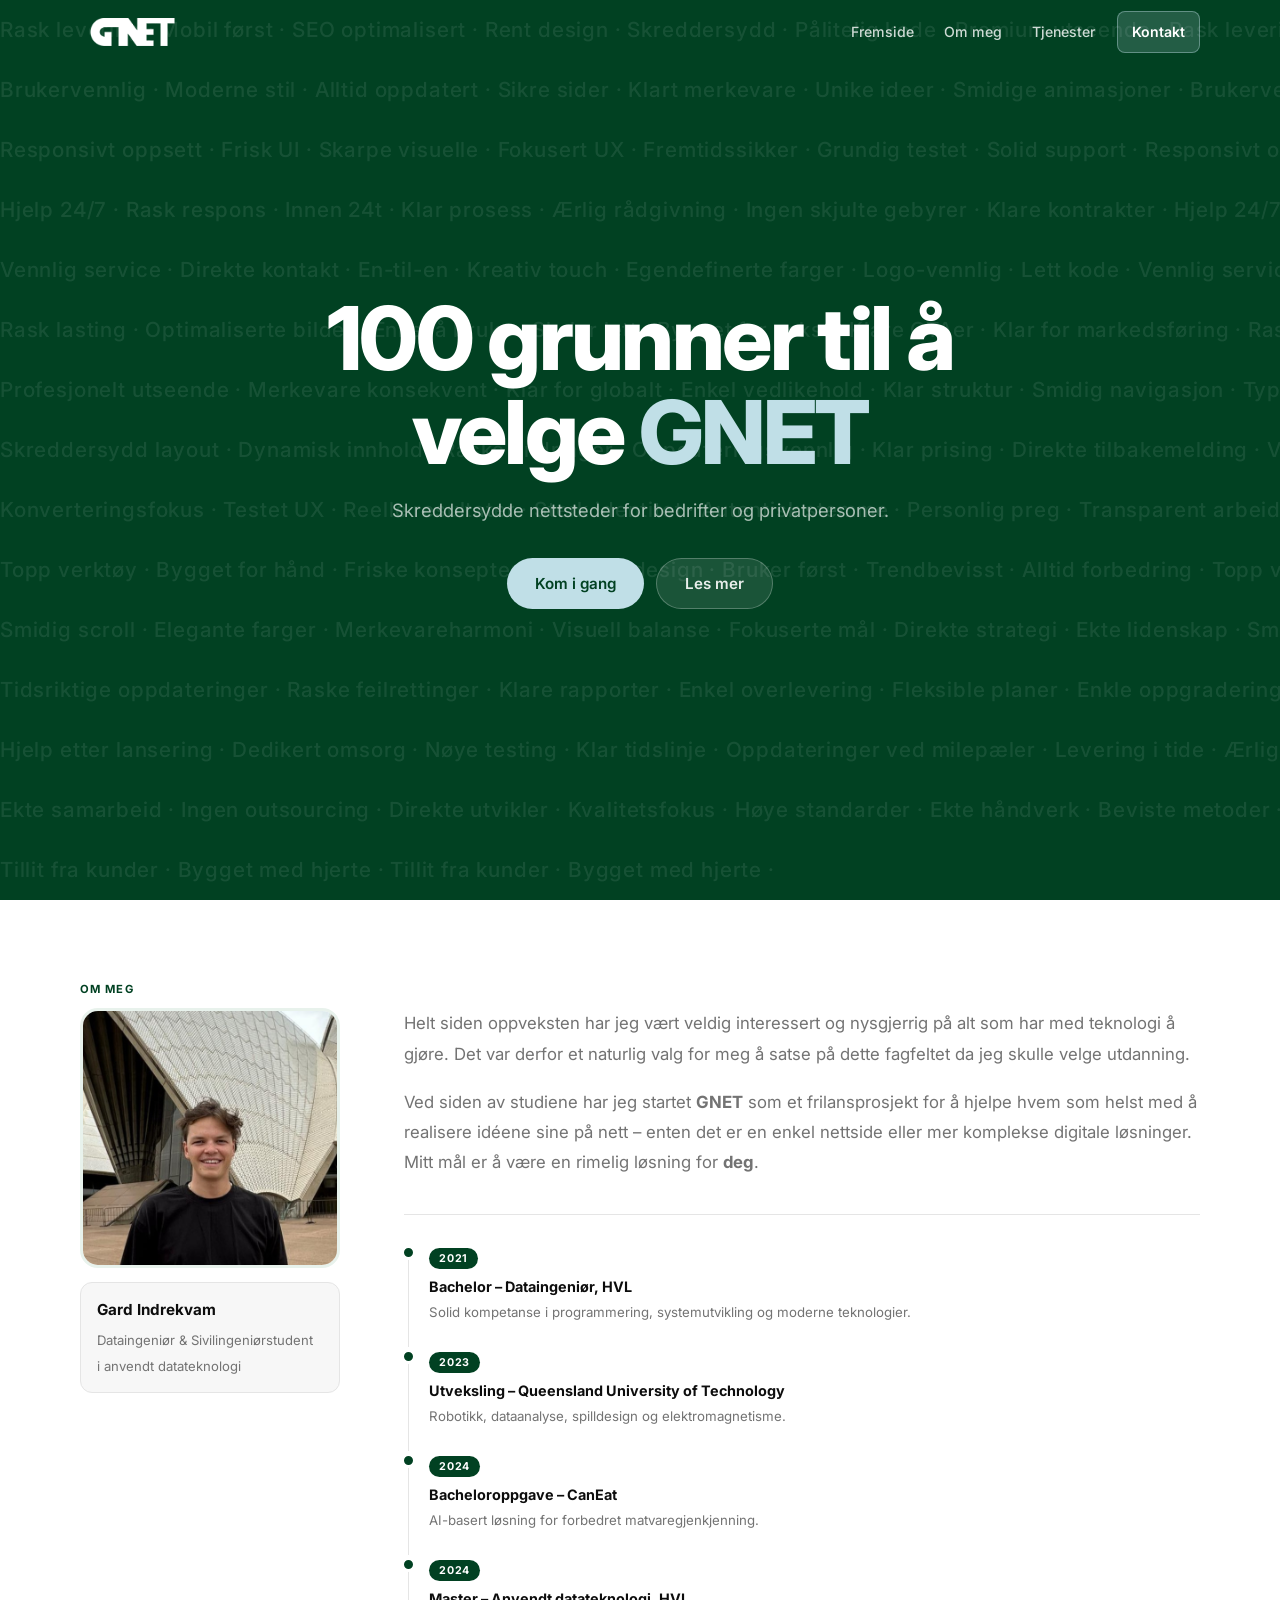
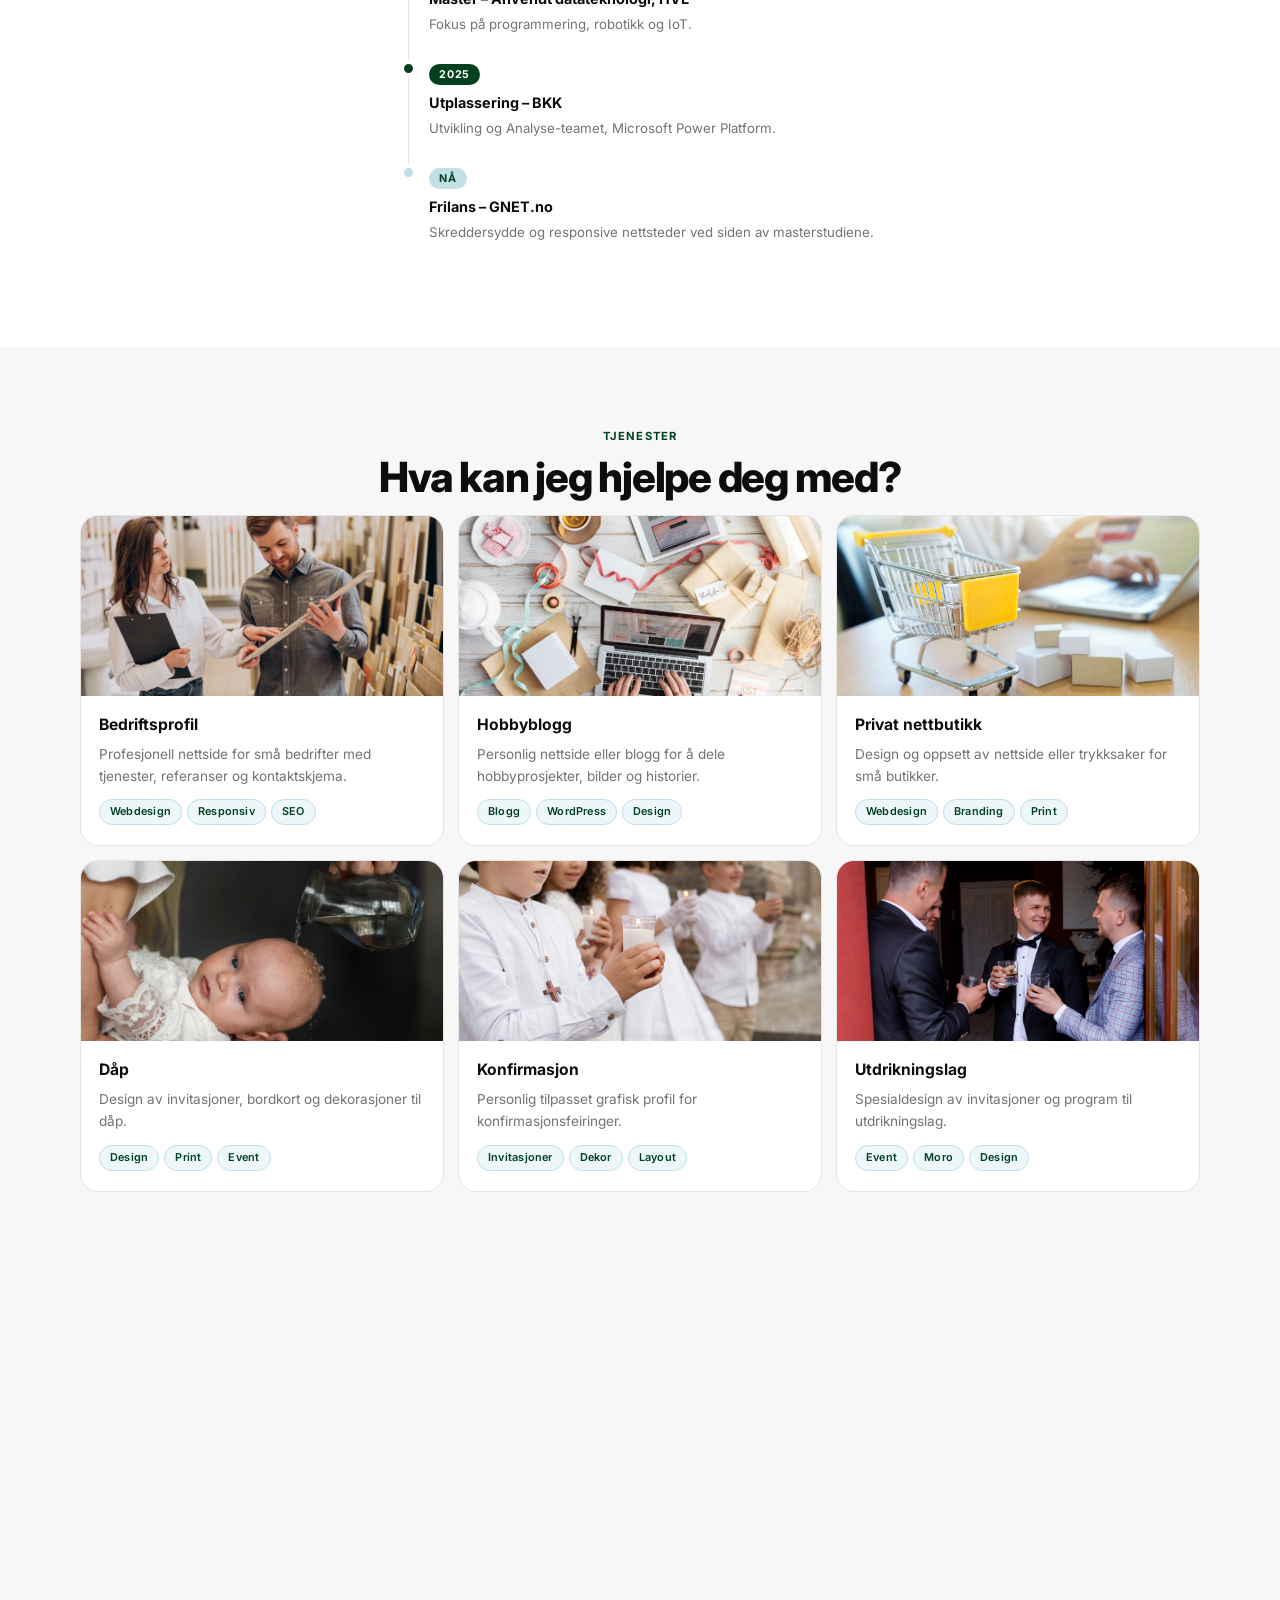
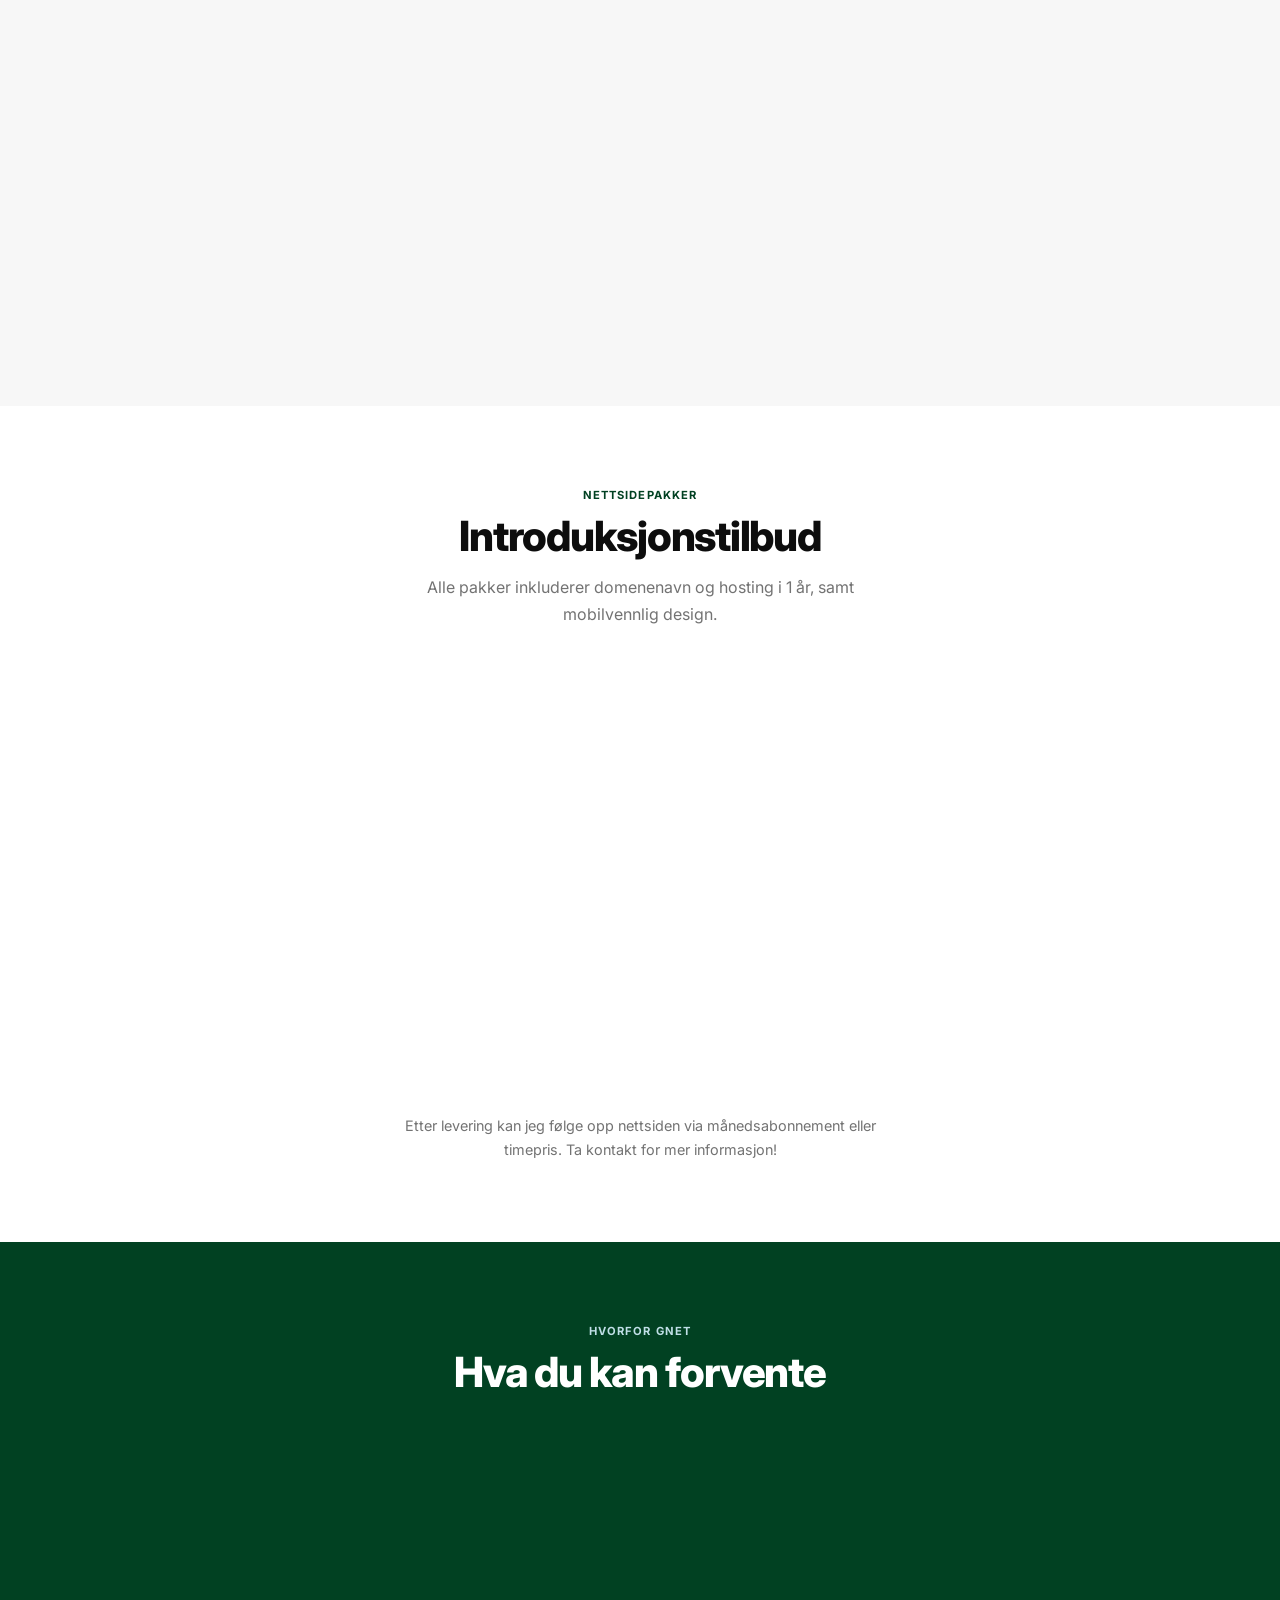
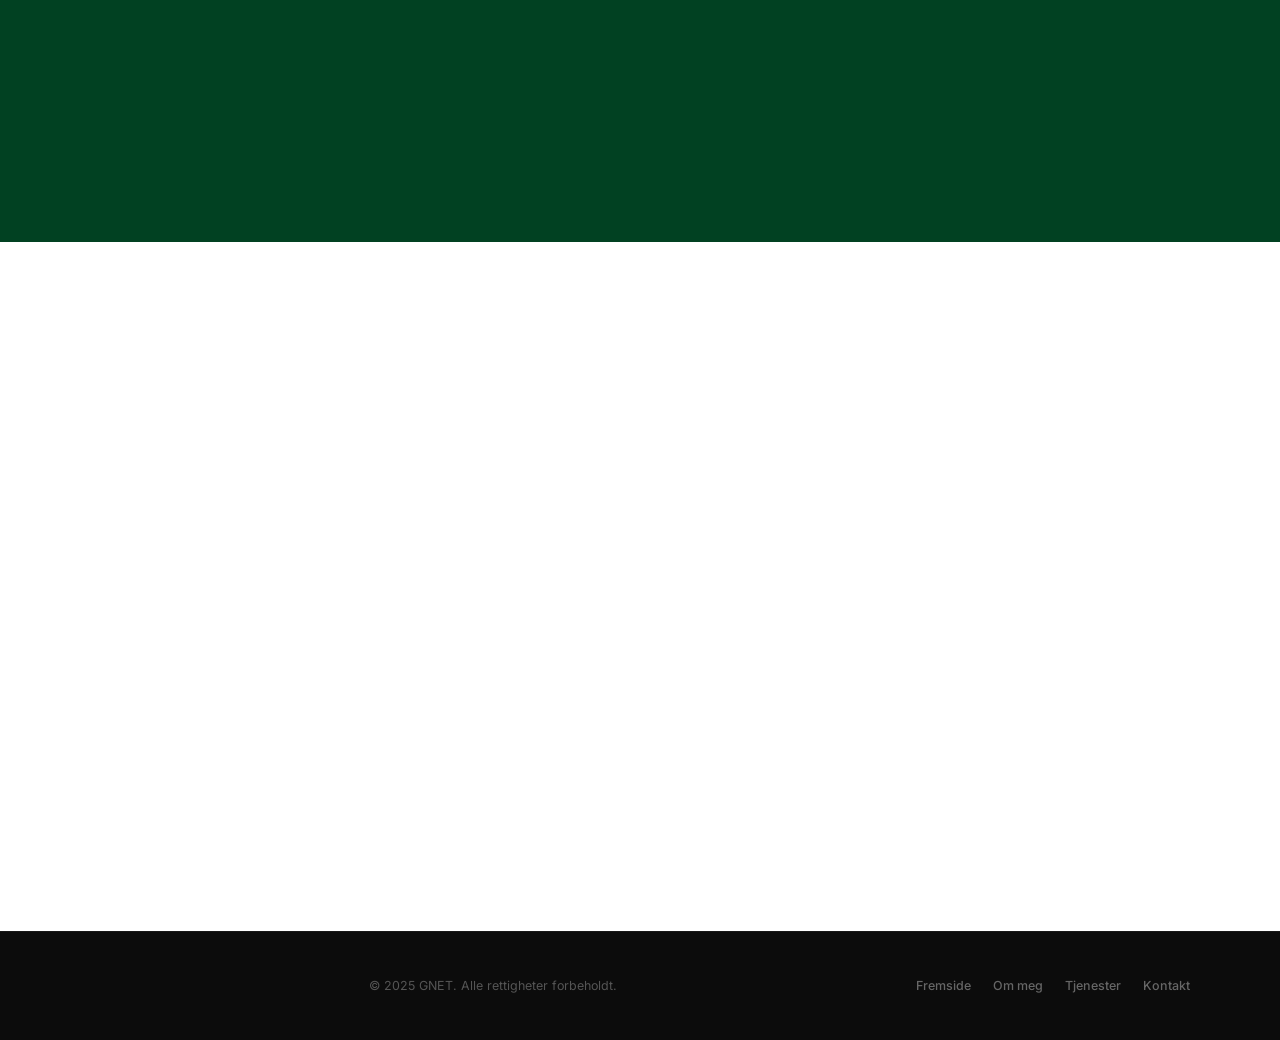
<file: index.html>
<!DOCTYPE html>
<html lang="no">
<head>
  <meta charset="UTF-8">
  <meta name="viewport" content="width=device-width, initial-scale=1.0">
  <title>GNET – Skreddersydde nettsteder</title>
  <meta name="description" content="Skreddersydde nettsteder for bedrifter og privatpersoner. Rask levering, moderne design og fornøydgaranti.">
  <link rel="icon" href="images/tab_icon.png" type="image/x-icon">
  <link rel="preconnect" href="https://fonts.googleapis.com">
  <link rel="preconnect" href="https://fonts.gstatic.com" crossorigin>
  <link href="https://fonts.googleapis.com/css2?family=Inter:wght@300;400;500;600;700;800&display=swap" rel="stylesheet">
  <link rel="stylesheet" href="https://cdnjs.cloudflare.com/ajax/libs/font-awesome/6.5.0/css/all.min.css">
  <link rel="stylesheet" href="style.css">
</head>
<body>

  <!-- NAV -->
  <header class="nav" id="nav">
    <div class="nav-inner">
      <a href="#topp" class="nav-logo">
        <img src="images/nav_logo_1.png" alt="GNET" height="28">
      </a>
      <ul class="nav-links" id="navLinks">
        <li><a href="#topp">Fremside</a></li>
        <li><a href="#om">Om meg</a></li>
        <li><a href="#tjenester">Tjenester</a></li>
        <li><a href="#kontakt" class="nav-cta">Kontakt</a></li>
      </ul>
      <button class="hamburger" id="hamburger" aria-label="Meny">
        <span></span><span></span><span></span>
      </button>
    </div>
  </header>

  <!-- HERO -->
  <section id="topp" class="hero">
    <div class="ticker-bg" id="tickerBg"></div>
    <div class="hero-body">
      <h1>100 grunner til å<br>velge <span class="accent">GNET</span></h1>
      <p>Skreddersydde nettsteder for bedrifter og privatpersoner.</p>
      <div class="hero-ctas">
        <a href="#kontakt" class="btn btn-light">Kom i gang</a>
        <a href="#om" class="btn btn-outline">Les mer</a>
      </div>
    </div>
  </section>

  <!-- OM MEG -->
  <section id="om" class="section">
    <div class="wrap">
      <p class="label">Om meg</p>
      <div class="about-layout">
        <div class="about-left">
          <img src="images/bilde2.jpg" alt="Gard Indrekvam" class="about-photo" loading="lazy">
          <div class="about-card">
            <strong>Gard Indrekvam</strong>
            <span>Dataingeniør &amp; Sivilingeniørstudent<br>i anvendt datateknologi</span>
          </div>
        </div>
        <div class="about-right">
          <p>Helt siden oppveksten har jeg vært veldig interessert og nysgjerrig på alt som har med teknologi å gjøre. Det var derfor et naturlig valg for meg å satse på dette fagfeltet da jeg skulle velge utdanning.</p>
          <p>Ved siden av studiene har jeg startet <strong>GNET</strong> som et frilansprosjekt for å hjelpe hvem som helst med å realisere idéene sine på nett – enten det er en enkel nettside eller mer komplekse digitale løsninger. Mitt mål er å være en rimelig løsning for <strong>deg</strong>.</p>

          <div class="tl">
            <div class="tl-item">
              <div class="tl-line"></div>
              <div class="tl-dot"></div>
              <div class="tl-content">
                <span class="tl-year">2021</span>
                <strong>Bachelor – Dataingeniør, HVL</strong>
                <p>Solid kompetanse i programmering, systemutvikling og moderne teknologier.</p>
              </div>
            </div>
            <div class="tl-item">
              <div class="tl-line"></div>
              <div class="tl-dot"></div>
              <div class="tl-content">
                <span class="tl-year">2023</span>
                <strong>Utveksling – Queensland University of Technology</strong>
                <p>Robotikk, dataanalyse, spilldesign og elektromagnetisme.</p>
              </div>
            </div>
            <div class="tl-item">
              <div class="tl-line"></div>
              <div class="tl-dot"></div>
              <div class="tl-content">
                <span class="tl-year">2024</span>
                <strong>Bacheloroppgave – CanEat</strong>
                <p>AI-basert løsning for forbedret matvaregjenkjenning.</p>
              </div>
            </div>
            <div class="tl-item">
              <div class="tl-line"></div>
              <div class="tl-dot"></div>
              <div class="tl-content">
                <span class="tl-year">2024</span>
                <strong>Master – Anvendt datateknologi, HVL</strong>
                <p>Fokus på programmering, robotikk og IoT.</p>
              </div>
            </div>
            <div class="tl-item">
              <div class="tl-line"></div>
              <div class="tl-dot"></div>
              <div class="tl-content">
                <span class="tl-year">2025</span>
                <strong>Utplassering – BKK</strong>
                <p>Utvikling og Analyse-teamet, Microsoft Power Platform.</p>
              </div>
            </div>
            <div class="tl-item tl-now">
              <div class="tl-line"></div>
              <div class="tl-dot"></div>
              <div class="tl-content">
                <span class="tl-year">Nå</span>
                <strong>Frilans – GNET.no</strong>
                <p>Skreddersydde og responsive nettsteder ved siden av masterstudiene.</p>
              </div>
            </div>
          </div>
        </div>
      </div>
    </div>
  </section>

  <!-- TJENESTER -->
  <section id="tjenester" class="section alt">
    <div class="wrap">
      <p class="label center">Tjenester</p>
      <h2 class="center">Hva kan jeg hjelpe deg med?</h2>
      <div class="cards">
        <article class="card">
          <div class="card-img"><img src="images/tjenester/bedriftsprofil.jpg" alt="Bedriftsprofil" loading="lazy"></div>
          <div class="card-body">
            <h3>Bedriftsprofil</h3>
            <p>Profesjonell nettside for små bedrifter med tjenester, referanser og kontaktskjema.</p>
            <div class="tags"><span>Webdesign</span><span>Responsiv</span><span>SEO</span></div>
          </div>
        </article>
        <article class="card">
          <div class="card-img"><img src="images/tjenester/hobbyblogg.jpg" alt="Hobbyblogg" loading="lazy"></div>
          <div class="card-body">
            <h3>Hobbyblogg</h3>
            <p>Personlig nettside eller blogg for å dele hobbyprosjekter, bilder og historier.</p>
            <div class="tags"><span>Blogg</span><span>WordPress</span><span>Design</span></div>
          </div>
        </article>
        <article class="card">
          <div class="card-img"><img src="images/tjenester/privatnettbutikk.jpg" alt="Privat nettbutikk" loading="lazy"></div>
          <div class="card-body">
            <h3>Privat nettbutikk</h3>
            <p>Design og oppsett av nettside eller trykksaker for små butikker.</p>
            <div class="tags"><span>Webdesign</span><span>Branding</span><span>Print</span></div>
          </div>
        </article>
        <article class="card">
          <div class="card-img"><img src="images/tjenester/daap.jpg" alt="Dåp" loading="lazy"></div>
          <div class="card-body">
            <h3>Dåp</h3>
            <p>Design av invitasjoner, bordkort og dekorasjoner til dåp.</p>
            <div class="tags"><span>Design</span><span>Print</span><span>Event</span></div>
          </div>
        </article>
        <article class="card">
          <div class="card-img"><img src="images/tjenester/konfirmasjon.jpg" alt="Konfirmasjon" loading="lazy"></div>
          <div class="card-body">
            <h3>Konfirmasjon</h3>
            <p>Personlig tilpasset grafisk profil for konfirmasjonsfeiringer.</p>
            <div class="tags"><span>Invitasjoner</span><span>Dekor</span><span>Layout</span></div>
          </div>
        </article>
        <article class="card">
          <div class="card-img"><img src="images/tjenester/utdrikningslag.jpg" alt="Utdrikningslag" loading="lazy"></div>
          <div class="card-body">
            <h3>Utdrikningslag</h3>
            <p>Spesialdesign av invitasjoner og program til utdrikningslag.</p>
            <div class="tags"><span>Event</span><span>Moro</span><span>Design</span></div>
          </div>
        </article>
        <article class="card">
          <div class="card-img"><img src="images/tjenester/bryllup.jpg" alt="Bryllup" loading="lazy"></div>
          <div class="card-body">
            <h3>Bryllup</h3>
            <p>Elegant design av invitasjoner, menyer og bryllupsprogram.</p>
            <div class="tags"><span>Grafisk design</span><span>Håndverk</span><span>Event</span></div>
          </div>
        </article>
        <article class="card">
          <div class="card-img"><img src="images/tjenester/fest.jpg" alt="Jubileumsfest" loading="lazy"></div>
          <div class="card-body">
            <h3>Jubileumsfest</h3>
            <p>Kreative løsninger til jubileumsfester, fra invitasjoner til plakater.</p>
            <div class="tags"><span>Jubileum</span><span>Dekor</span><span>Layout</span></div>
          </div>
        </article>
        <article class="card">
          <div class="card-img"><img src="images/tjenester/vennefest.jpg" alt="Annet arrangement" loading="lazy"></div>
          <div class="card-body">
            <h3>Annet arrangement</h3>
            <p>Skreddersydd design for alle typer arrangementer – uansett anledning.</p>
            <div class="tags"><span>Fleksibelt</span><span>Design</span><span>Arrangement</span></div>
          </div>
        </article>
        <article class="card card-custom">
          <div class="card-img card-img-custom">
            <img src="images/tjenester/ide.jpg" alt="Din idé" loading="lazy">
            <div class="card-custom-overlay">Finner du ikke det du ser etter?</div>
          </div>
          <div class="card-body">
            <h3>Ingen bekymring!</h3>
            <p>Jeg kan skreddersy alt fra unike nettsider til trykksaker, grafisk design eller spesielle prosjekter du har i tankene. Fortell meg om idéen din – så finner vi en løsning!</p>
            <div class="tags"><span>Skreddersydd</span><span>Design</span><span>Utvikling</span></div>
          </div>
        </article>
      </div>
      <div class="cards-footer">
        <button class="btn btn-submit" id="showMoreCards" style="width:auto;padding:12px 32px;">
          Se mer <i class="fas fa-chevron-down" style="margin-left:6px;"></i>
        </button>
      </div>
    </div>
  </section>

  <!-- PAKKER -->
  <section id="pakker" class="section">
    <div class="wrap">
      <p class="label center">Nettsidepakker</p>
      <h2 class="center">Introduksjonstilbud</h2>
      <p class="section-desc center">Alle pakker inkluderer domenenavn og hosting i 1 år, samt mobilvennlig design.</p>
      <div class="pricing">
        <div class="price-card">
          <div class="card-img"><img src="images/basis.jpg" alt="Startpakke" loading="lazy"></div>
          <div class="card-body">
            <h3>Startpakke</h3>
            <span class="price-pages">1–3 sider</span>
            <p>Enkelt og brukervennlig design med farger og logo tilpasset deg.</p>
            <p class="fits">Passer godt til:</p>
            <div class="tags"><span>Hobbyblogg</span><span>Visittkort-nettside</span><span>Foreninger</span></div>
          </div>
        </div>
        <div class="price-card price-featured">
          <div class="price-badge">Mest populær</div>
          <div class="card-img"><img src="images/standard.jpg" alt="Eventpakke" loading="lazy"></div>
          <div class="card-body">
            <h3>Eventpakke</h3>
            <span class="price-pages">4–6 sider</span>
            <p>Kontakt-/påmeldingsskjema, galleri og enkel animasjon.</p>
            <p class="fits">Passer godt til:</p>
            <div class="tags"><span>Bryllup</span><span>Konfirmasjon</span><span>Jubileum</span><span>Arrangementer</span></div>
          </div>
        </div>
        <div class="price-card">
          <div class="card-img"><img src="images/premium.jpg" alt="All-in-one" loading="lazy"></div>
          <div class="card-body">
            <h3>All-in-one</h3>
            <span class="price-pages">7+ sider</span>
            <p>Flere skjemaer, interaktivt galleri eller kalender, tilpasset design og enkel SEO.</p>
            <p class="fits">Passer godt til:</p>
            <div class="tags"><span>Bedrifter</span><span>Privat nettbutikk</span><span>Portefølje</span></div>
          </div>
        </div>
      </div>
      <p class="pricing-note">Etter levering kan jeg følge opp nettsiden via månedsabonnement eller timepris. Ta kontakt for mer informasjon!</p>
    </div>
  </section>

  <!-- HVORFOR -->
  <section class="section dark">
    <div class="wrap">
      <p class="label center light">Hvorfor GNET</p>
      <h2 class="center light">Hva du kan forvente</h2>
      <div class="why-grid">
        <div class="why-item">
          <div class="why-icon"><i class="fas fa-clock"></i></div>
          <h3>Responstid innen 24t</h3>
          <p>Rask kommunikasjon og hurtig prosjektgjennomføring.</p>
        </div>
        <div class="why-item">
          <div class="why-icon"><i class="fas fa-headset"></i></div>
          <h3>Døgnåpen kundestøtte</h3>
          <p>Alltid tilgjengelig for spørsmål eller problemer.</p>
        </div>
        <div class="why-item">
          <div class="why-icon"><i class="fas fa-thumbs-up"></i></div>
          <h3>Fornøydgaranti</h3>
          <p>Vi samarbeider til du er helt fornøyd med resultatet.</p>
        </div>
        <div class="why-item">
          <div class="why-icon"><i class="fas fa-paint-brush"></i></div>
          <h3>Skreddersydd design</h3>
          <p>Alt lages spesielt for deg og ditt prosjekt.</p>
        </div>
        <div class="why-item">
          <div class="why-icon"><i class="fas fa-lightbulb"></i></div>
          <h3>Tips og veiledning</h3>
          <p>Råd og veiledning for å realisere dine ideer.</p>
        </div>
        <div class="why-item">
          <div class="why-icon"><i class="fas fa-check-circle"></i></div>
          <h3>Profesjonell kvalitet</h3>
          <p>Høy kvalitet i hvert eneste prosjekt.</p>
        </div>
      </div>
    </div>
  </section>

  <!-- KONTAKT -->
  <section id="kontakt" class="section">
    <div class="wrap">
      <div class="contact-layout">
        <div class="contact-info">
          <p class="label">Kontakt</p>
          <h2>La oss samarbeide!</h2>
          <p>Er du klar til å starte ditt neste prosjekt? Send meg en melding, så diskuterer vi hvordan jeg kan hjelpe deg med å realisere visjonen din.</p>
          <ul class="contact-list">
            <li><i class="fas fa-envelope"></i><a href="mailto:kontakt@gnet.no">kontakt@gnet.no</a></li>
            <li><i class="fas fa-phone"></i><span>+47 414 87 150</span></li>
          </ul>
          <div class="contact-socials">
            <a href="https://www.linkedin.com/in/gard-indrekvam/" target="_blank" rel="noopener"><i class="fab fa-linkedin"></i> LinkedIn</a>
            <a href="https://www.instagram.com/gnet.no/" target="_blank" rel="noopener"><i class="fab fa-instagram"></i> Instagram</a>
          </div>
        </div>
        <form id="contactForm" class="contact-form">
          <div class="form-row">
            <div class="field">
              <label for="name">Navn *</label>
              <input type="text" id="name" name="name" required>
            </div>
            <div class="field">
              <label for="email">E-post *</label>
              <input type="email" id="email" name="email" required>
            </div>
          </div>
          <div class="form-row">
            <div class="field">
              <label for="package">Pakke *</label>
              <select id="package" name="package" required>
                <option value="" disabled selected>Velg pakke</option>
                <option>Startpakke</option>
                <option>Eventpakke</option>
                <option>All-in-one</option>
                <option>Usikker / ønsker rådgivning</option>
              </select>
            </div>
            <div class="field">
              <label for="subject">Kategori *</label>
              <select id="subject" name="subject" required>
                <option value="" disabled selected>Velg kategori</option>
                <option>Generell henvendelse</option>
                <option>Bedriftsprofil</option>
                <option>Hobbyblogg</option>
                <option>Privat nettbutikk</option>
                <option>Dåp</option>
                <option>Konfirmasjon</option>
                <option>Utdrikningslag</option>
                <option>Bryllup</option>
                <option>Jubileumsfest</option>
                <option>Annet arrangement</option>
              </select>
            </div>
          </div>
          <div class="field">
            <label for="message">Melding *</label>
            <textarea id="message" name="message" rows="5" required></textarea>
          </div>
          <div class="form-row">
            <div class="field">
              <label for="phone">Telefon (valgfritt)</label>
              <input type="tel" id="phone" name="phone">
            </div>
            <div class="field">
              <label for="deliveryDate">Ønsket levering (valgfritt)</label>
              <input type="date" id="deliveryDate" name="deliveryDate">
            </div>
          </div>
          <button type="submit" class="btn btn-submit">Send melding</button>
          <p id="formMessage" style="display:none;color:#014122;font-weight:600;margin-top:12px;">
            ✅ Takk! Jeg tar kontakt innen 24 timer.
          </p>
        </form>
      </div>
    </div>
  </section>

  <!-- FOOTER -->
  <footer class="footer">
    <div class="wrap footer-inner">
      <img src="images/bottom_logo.png" alt="GNET" height="24" loading="lazy">
      <p>© 2025 GNET. Alle rettigheter forbeholdt.</p>
      <nav>
        <a href="#topp">Fremside</a>
        <a href="#om">Om meg</a>
        <a href="#tjenester">Tjenester</a>
        <a href="#kontakt">Kontakt</a>
      </nav>
    </div>
  </footer>

  <script src="script.js"></script>
</body>
</html>
</file>
<file: style.css>
/* ── FONTS ─────────────────────────────────────────────────── */
@import url('https://fonts.googleapis.com/css2?family=Inter:wght@300;400;500;600;700;800&display=swap');

/* ── RESET ─────────────────────────────────────────────────── */
*, *::before, *::after { margin: 0; padding: 0; box-sizing: border-box; }
html { scroll-behavior: smooth; overflow-x: hidden; }
body { overflow-x: hidden; }
img  { display: block; max-width: 100%; height: auto; }
a    { color: inherit; }

/* ── TOKENS ────────────────────────────────────────────────── */
:root {
  --green:       #014122;
  --green-hi:    #025a30;
  --green-pale:  #e8f2ec;
  --blue:        #c0dfe7;
  --blue-pale:   #edf6f9;

  --ink:         #0d0d0d;
  --ink2:        #3d3d3d;
  --ink3:        #737373;
  --border:      #e5e5e5;
  --bg:          #ffffff;
  --bg2:         #f7f7f7;

  --font: 'Inter', -apple-system, BlinkMacSystemFont, sans-serif;
  --ease:      0.2s ease;
  --ease-move: 0.32s cubic-bezier(0.16, 1, 0.3, 1);
  --r:   12px;
  --r-lg: 18px;
}

/* ── BASE ──────────────────────────────────────────────────── */
body {
  font-family: var(--font);
  font-size: 1rem;
  line-height: 1.65;
  color: var(--ink2);
  background: var(--bg);
  -webkit-font-smoothing: antialiased;
  -moz-osx-font-smoothing: grayscale;
}

/* Centered content column */
.wrap {
  width: 100%;
  max-width: 1160px;
  margin: 0 auto;
  padding: 0 20px;
}

/* Sections */
.section       { padding: 80px 0; }
.section.alt   { background: var(--bg2); }
.section.dark  { background: var(--green); padding: 80px 0; }

/* Headings */
h2 {
  font-size: clamp(1.65rem, 4vw, 2.6rem);
  font-weight: 800;
  color: var(--ink);
  letter-spacing: -0.03em;
  line-height: 1.1;
  margin-bottom: 14px;
}
h2.center { text-align: center; }
h2.light  { color: #fff; }

/* Section label (small uppercase tag above heading) */
.label {
  display: block;
  font-size: 0.7rem;
  font-weight: 700;
  letter-spacing: 0.1em;
  text-transform: uppercase;
  color: var(--green);
  margin-bottom: 10px;
}
.label.center { text-align: center; }
.label.light  { color: var(--blue); }

/* Generic description text below a heading */
.section-desc {
  font-size: 1rem;
  color: var(--ink3);
  line-height: 1.7;
  margin-bottom: 48px;
  max-width: 520px;
}
.section-desc.center { text-align: center; margin-left: auto; margin-right: auto; }

/* ── NAV ───────────────────────────────────────────────────── */
.nav {
  position: fixed;
  top: 0; left: 0; right: 0;
  z-index: 200;
  border-bottom: 1px solid transparent;
  transition: background var(--ease), border-color var(--ease);
}
.nav.on-hero  { background: transparent; }
.nav.scrolled {
  background: rgba(255, 255, 255, 0.97);
  border-bottom-color: var(--border);
  backdrop-filter: blur(12px);
  -webkit-backdrop-filter: blur(12px);
}

.nav-inner {
  display: flex;
  align-items: center;
  justify-content: space-between;
  height: 64px;
  max-width: 1160px;
  margin: 0 auto;
  padding: 0 20px;
}

/* Logo: white on dark hero, original when scrolled */
.nav-logo img { display: block; height: 28px; width: auto; }
.nav.on-hero  .nav-logo img { filter: brightness(0) invert(1); }
.nav.scrolled .nav-logo img { filter: none; }

/* Desktop nav links */
.nav-links {
  display: flex;
  list-style: none;
  align-items: center;
  gap: 2px;
}
.nav-links a {
  display: flex;
  align-items: center;
  padding: 8px 14px;
  font-size: 0.88rem;
  font-weight: 500;
  text-decoration: none;
  border-radius: 8px;
  transition: background var(--ease), color var(--ease);
  white-space: nowrap;
}

/* On dark hero */
.nav.on-hero .nav-links a          { color: rgba(255,255,255,0.8); }
.nav.on-hero .nav-links a:hover    { color: #fff; background: rgba(255,255,255,0.1); }

/* After scrolled */
.nav.scrolled .nav-links a         { color: var(--ink2); }
.nav.scrolled .nav-links a:hover   { color: var(--green); background: var(--green-pale); }

/* CTA pill */
.nav-links a.nav-cta {
  background: var(--blue);
  color: var(--green) !important;
  font-weight: 600;
  margin-left: 6px;
}
.nav-links a.nav-cta:hover { background: #a8d3de !important; }

.nav.on-hero .nav-links a.nav-cta {
  background: rgba(192,223,231,0.18) !important;
  color: #fff !important;
  border: 1px solid rgba(192,223,231,0.4);
}
.nav.on-hero .nav-links a.nav-cta:hover { background: rgba(192,223,231,0.32) !important; }

/* Hamburger (hidden on desktop) */
.hamburger {
  display: none;
  flex-direction: column;
  justify-content: center;
  gap: 5px;
  width: 40px;
  height: 40px;
  background: none;
  border: none;
  cursor: pointer;
  padding: 4px;
  border-radius: 8px;
}
.hamburger span {
  display: block;
  width: 22px;
  height: 2px;
  border-radius: 2px;
  background: #fff;
  transition: transform var(--ease), opacity var(--ease);
  transform-origin: center;
}
.nav.scrolled .hamburger span { background: var(--ink2); }

/* X state */
.hamburger.active span:nth-child(1) { transform: translateY(7px) rotate(45deg); }
.hamburger.active span:nth-child(2) { opacity: 0; transform: scaleX(0); }
.hamburger.active span:nth-child(3) { transform: translateY(-7px) rotate(-45deg); }

/* ── HERO ──────────────────────────────────────────────────── */
.hero {
  position: relative;
  min-height: 100svh; /* svh = safe viewport height, respects iOS bars */
  background: var(--green);
  display: flex;
  align-items: center;
  justify-content: center;
  overflow: hidden;
}

/* Scrolling ticker background */
.ticker-bg {
  position: absolute;
  inset: 0;
  display: grid;
  grid-template-rows: repeat(15, 1fr);
  overflow: hidden;
  pointer-events: none;
  opacity: 0.09;
  transform: translateZ(0);
  clip-path: inset(0);
}
.ticker-row {
  display: flex;
  align-items: center;
  white-space: nowrap;
  overflow: hidden;
  color: #fff;
  font-size: 1.3rem;
  font-weight: 500;
  letter-spacing: 0.04em;
}
.ticker-row span {
  display: inline-block;
  animation: tick 55s linear infinite;
  /* no will-change: modern browsers promote CSS keyframe transforms automatically */
}

@keyframes tick {
  from { transform: translateX(0); }
  to   { transform: translateX(-50%); }
}

/* Hero content */
.hero-body {
  position: relative;
  z-index: 1;
  text-align: center;
  padding: 0 20px;
  width: 100%;
  max-width: 820px;
}

.eyebrow {
  display: inline-block;
  background: rgba(192,223,231,0.15);
  border: 1px solid rgba(192,223,231,0.3);
  color: var(--blue);
  font-size: 0.72rem;
  font-weight: 700;
  letter-spacing: 0.1em;
  text-transform: uppercase;
  padding: 6px 16px;
  border-radius: 99px;
  margin-bottom: 24px;
  opacity: 0;
  animation: fadeUp 0.6s 0.1s ease forwards;
}

.hero-body h1 {
  font-size: clamp(2rem, 9vw, 5.5rem);
  font-weight: 800;
  color: #fff;
  line-height: 1.07;
  letter-spacing: -0.03em;
  margin-bottom: 16px;
  opacity: 0;
  animation: fadeUp 0.6s 0.25s ease forwards;
}
.accent { color: var(--blue); }

.hero-body > p {
  font-size: clamp(0.95rem, 2.5vw, 1.15rem);
  color: rgba(255,255,255,0.65);
  margin-bottom: 32px;
  opacity: 0;
  animation: fadeUp 0.6s 0.4s ease forwards;
}

.hero-ctas {
  display: flex;
  gap: 12px;
  justify-content: center;
  flex-wrap: wrap;
  opacity: 0;
  animation: fadeUp 0.6s 0.55s ease forwards;
}

@keyframes fadeUp {
  from { opacity: 0; transform: translateY(16px); }
  to   { opacity: 1; transform: translateY(0); }
}

/* ── BUTTONS ───────────────────────────────────────────────── */
.btn {
  display: inline-flex;
  align-items: center;
  justify-content: center;
  gap: 8px;
  min-height: 48px;
  padding: 12px 28px;
  border-radius: 99px;
  font-family: var(--font);
  font-size: 0.95rem;
  font-weight: 600;
  text-decoration: none;
  border: none;
  cursor: pointer;
  transition: opacity var(--ease), transform var(--ease-move);
  -webkit-tap-highlight-color: transparent;
}
.btn:hover  { opacity: 0.88; transform: translateY(-2px); }
.btn:active { transform: translateY(0); opacity: 1; }

.btn-light   { background: var(--blue); color: var(--green); }
.btn-outline {
  background: rgba(255,255,255,0.1);
  color: rgba(255,255,255,0.9);
  border: 1.5px solid rgba(255,255,255,0.25);
}
.btn-outline:hover { background: rgba(255,255,255,0.18); }

/* Form submit */
.btn-submit {
  width: 100%;
  min-height: 52px;
  padding: 14px 24px;
  border-radius: var(--r);
  background: var(--green);
  color: #fff;
  font-family: var(--font);
  font-size: 1rem;
  font-weight: 600;
  border: none;
  cursor: pointer;
  transition: opacity var(--ease), transform var(--ease-move);
  -webkit-tap-highlight-color: transparent;
}
.btn-submit:hover  { opacity: 0.88; transform: translateY(-1px); }
.btn-submit:active { transform: translateY(0); }

/* ── ABOUT ─────────────────────────────────────────────────── */
.about-layout {
  display: grid;
  grid-template-columns: 260px 1fr;
  gap: 64px;
  align-items: start;
}

.about-left {
  position: sticky;
  top: 84px;
}

.about-photo {
  width: 100%;
  border-radius: var(--r-lg);
  border: 3px solid var(--green-pale);
  display: block;
}

.about-card {
  margin-top: 14px;
  padding: 14px 16px;
  background: var(--bg2);
  border: 1px solid var(--border);
  border-radius: var(--r);
}
.about-card strong {
  display: block;
  font-size: 0.95rem;
  font-weight: 700;
  color: var(--ink);
  margin-bottom: 4px;
}
.about-card span { font-size: 0.82rem; color: var(--ink3); line-height: 1.5; }

.about-right h2     { margin-bottom: 20px; }
.about-right > p    { font-size: 1.05rem; color: var(--ink3); line-height: 1.8; margin-bottom: 18px; }

/* ── TIMELINE ──────────────────────────────────────────────── */
.tl { margin-top: 36px; border-top: 1px solid var(--border); padding-top: 28px; }

.tl-item {
  display: flex;
  gap: 16px;
  padding-bottom: 24px;
  position: relative;
}
.tl-item:not(:last-child) .tl-line {
  position: absolute;
  left: 4px;
  top: 13px;
  bottom: 0;
  width: 1px;
  background: var(--border);
}
.tl-item:last-child .tl-line { display: none; }

.tl-dot {
  flex-shrink: 0;
  width: 9px; height: 9px;
  border-radius: 50%;
  background: var(--green);
  outline: 3px solid var(--bg);
  box-shadow: 0 0 0 2px var(--green);
  margin-top: 5px;
  z-index: 1;
}
.tl-now .tl-dot {
  background: var(--blue);
  box-shadow: 0 0 0 2px var(--blue);
}

.tl-content { flex: 1; min-width: 0; }

.tl-year {
  display: inline-block;
  font-size: 0.67rem;
  font-weight: 700;
  letter-spacing: 0.07em;
  text-transform: uppercase;
  color: #fff;
  background: var(--green);
  padding: 2px 10px;
  border-radius: 99px;
  margin-bottom: 6px;
}
.tl-now .tl-year { background: var(--blue); color: var(--green); }

.tl-content strong { display: block; font-size: 0.9rem; font-weight: 700; color: var(--ink); margin-bottom: 3px; }
.tl-content p      { font-size: 0.83rem; color: var(--ink3); line-height: 1.55; }

/* ── SERVICE CARDS ─────────────────────────────────────────── */
.cards {
  display: grid;
  grid-template-columns: repeat(auto-fill, minmax(280px, 1fr));
  gap: 14px;
}

.card {
  background: var(--bg);
  border: 1.5px solid var(--border);
  border-radius: var(--r-lg);
  overflow: hidden;
  transition: transform var(--ease-move), border-color var(--ease);
  -webkit-tap-highlight-color: transparent;
}
.card:hover { transform: translateY(-4px); border-color: var(--green); }

.card-img {
  height: 180px;
  overflow: hidden;
  background: var(--blue-pale);
  position: relative;
}
.card-img img {
  width: 100%; height: 100%;
  object-fit: cover;
  transition: transform var(--ease-move);
}
.card:hover .card-img img { transform: scale(1.05); }

.card-img-custom .card-custom-overlay {
  position: absolute;
  inset: 0;
  display: flex;
  align-items: center;
  justify-content: center;
  text-align: center;
  padding: 20px;
  font-size: 1rem;
  font-weight: 700;
  color: #fff;
  background: rgba(1,65,34,0.55);
  backdrop-filter: blur(2px);
  -webkit-backdrop-filter: blur(2px);
  line-height: 1.4;
}

.card-body { padding: 16px 18px 20px; }
.card-body h3 { font-size: 0.98rem; font-weight: 700; color: var(--ink); margin-bottom: 6px; }
.card-body p  { font-size: 0.85rem; color: var(--ink3); line-height: 1.6; margin-bottom: 12px; }
.card-custom .card-body h3 { color: var(--green); }

/* ── CARDS FOOTER (mobile "Se mer") ───────────────────────── */
.cards-footer {
  display: none; /* hidden on desktop */
}

/* ── TAGS ──────────────────────────────────────────────────── */
.tags { display: flex; flex-wrap: wrap; gap: 5px; }
.tags span {
  font-size: 0.68rem;
  font-weight: 600;
  letter-spacing: 0.02em;
  color: var(--green);
  background: var(--blue-pale);
  border: 1px solid var(--blue);
  padding: 3px 10px;
  border-radius: 99px;
}

/* ── PRICING ───────────────────────────────────────────────── */
.pricing {
  display: grid;
  grid-template-columns: repeat(3, 1fr);
  gap: 16px;
  margin-bottom: 32px;
}

.price-card {
  background: var(--bg);
  border: 1.5px solid var(--border);
  border-radius: var(--r-lg);
  overflow: hidden;
  position: relative;
  transition: transform var(--ease-move), border-color var(--ease);
  display: flex;
  flex-direction: column;
  -webkit-tap-highlight-color: transparent;
}
.price-card:hover { transform: translateY(-4px); border-color: var(--green); }

.price-featured        { border-color: var(--green); transform: translateY(-6px); }
.price-featured:hover  { transform: translateY(-10px); }

.price-badge {
  position: absolute;
  top: 0; left: 50%;
  transform: translateX(-50%);
  background: var(--green);
  color: #fff;
  font-size: 0.65rem;
  font-weight: 700;
  letter-spacing: 0.08em;
  text-transform: uppercase;
  padding: 4px 16px;
  border-radius: 0 0 var(--r) var(--r);
  white-space: nowrap;
  z-index: 1;
}

.price-card .card-img   { height: 160px; flex-shrink: 0; }
.price-card .card-body  { flex: 1; display: flex; flex-direction: column; }
.price-card .card-body h3 { font-size: 1.1rem; font-weight: 800; color: var(--ink); margin-bottom: 4px; }
.price-card .card-body p  { font-size: 0.85rem; color: var(--ink3); line-height: 1.6; margin-bottom: 10px; }

.price-pages {
  display: block;
  font-size: 0.72rem;
  font-weight: 700;
  letter-spacing: 0.05em;
  text-transform: uppercase;
  color: var(--green);
  margin-bottom: 10px;
}

.fits {
  font-size: 0.68rem !important;
  font-weight: 700 !important;
  letter-spacing: 0.06em !important;
  text-transform: uppercase !important;
  color: var(--ink2) !important;
  margin-bottom: 8px !important;
  margin-top: auto;
  padding-top: 10px;
}

.pricing-note {
  text-align: center;
  font-size: 0.9rem;
  color: var(--ink3);
  max-width: 480px;
  margin: 0 auto;
  line-height: 1.65;
}

/* ── WHY SECTION ───────────────────────────────────────────── */
.why-grid {
  display: grid;
  grid-template-columns: repeat(3, 1fr);
  gap: 14px;
  margin-top: 16px;
}

.why-item {
  background: rgba(255,255,255,0.06);
  border: 1px solid rgba(255,255,255,0.1);
  border-radius: var(--r-lg);
  padding: 24px 20px;
  transition: background var(--ease), transform var(--ease-move);
  -webkit-tap-highlight-color: transparent;
}
.why-item:hover { background: rgba(255,255,255,0.1); transform: translateY(-3px); }

.why-icon {
  width: 44px; height: 44px;
  background: rgba(192,223,231,0.15);
  border: 1px solid rgba(192,223,231,0.25);
  border-radius: 10px;
  display: flex;
  align-items: center;
  justify-content: center;
  margin-bottom: 14px;
  transition: background var(--ease);
}
.why-item:hover .why-icon { background: rgba(192,223,231,0.28); }
.why-icon i { font-size: 1.1rem; color: var(--blue); }

.why-item h3 { font-size: 0.9rem; font-weight: 700; color: #fff; margin-bottom: 6px; letter-spacing: -0.01em; }
.why-item p  { font-size: 0.82rem; color: rgba(255,255,255,0.55); line-height: 1.55; }

/* ── CONTACT ───────────────────────────────────────────────── */
.contact-layout {
  display: grid;
  grid-template-columns: 1fr 1.5fr;
  gap: 64px;
  align-items: start;
}

.contact-info h2    { margin-bottom: 18px; }
.contact-info > p   { font-size: 1rem; color: var(--ink3); line-height: 1.75; margin-bottom: 28px; }

.contact-list {
  list-style: none;
  display: flex;
  flex-direction: column;
  gap: 12px;
  margin-bottom: 24px;
}
.contact-list li { display: flex; align-items: center; gap: 12px; font-size: 0.95rem; }
.contact-list i {
  width: 36px; height: 36px;
  background: var(--green-pale);
  border-radius: 8px;
  display: flex; align-items: center; justify-content: center;
  color: var(--green); font-size: 0.85rem;
  flex-shrink: 0;
}
.contact-list a    { color: var(--green); text-decoration: none; font-weight: 500; }
.contact-list span { color: var(--ink2); }

.contact-socials { display: flex; gap: 8px; flex-wrap: wrap; }
.contact-socials a {
  display: inline-flex;
  align-items: center;
  gap: 7px;
  min-height: 40px;
  font-size: 0.875rem;
  font-weight: 500;
  color: var(--ink2);
  text-decoration: none;
  padding: 8px 16px;
  border: 1.5px solid var(--border);
  border-radius: 8px;
  transition: background var(--ease), color var(--ease), border-color var(--ease);
  -webkit-tap-highlight-color: transparent;
}
.contact-socials a:hover { background: var(--green); color: #fff; border-color: var(--green); }

/* Contact form */
.contact-form {
  background: var(--bg2);
  border: 1.5px solid var(--border);
  border-radius: var(--r-lg);
  padding: 28px;
  display: flex;
  flex-direction: column;
  gap: 14px;
}

.form-row { display: grid; grid-template-columns: 1fr 1fr; gap: 14px; }

.field { display: flex; flex-direction: column; gap: 5px; }
.field label {
  font-size: 0.8rem;
  font-weight: 600;
  color: var(--ink2);
  letter-spacing: 0.01em;
}

/* Font-size 1rem (16px) prevents iOS auto-zoom */
.field input,
.field textarea,
.field select {
  width: 100%;
  padding: 11px 14px;
  background: var(--bg);
  border: 1.5px solid var(--border);
  border-radius: var(--r);
  font-size: 1rem;
  font-family: var(--font);
  color: var(--ink);
  transition: border-color var(--ease);
  -webkit-appearance: none;
  appearance: none;
}
.field input:focus,
.field textarea:focus,
.field select:focus {
  outline: none;
  border-color: var(--green);
  box-shadow: 0 0 0 3px rgba(1,65,34,0.08);
}
.field textarea { resize: vertical; min-height: 110px; }
.field select {
  cursor: pointer;
  background-image: url("data:image/svg+xml;charset=US-ASCII,%3Csvg width='10' height='7' viewBox='0 0 10 7' fill='none' xmlns='http://www.w3.org/2000/svg'%3E%3Cpath d='M1 1L5 5L9 1' stroke='%23737373' stroke-width='1.5' stroke-linecap='round'/%3E%3C/svg%3E");
  background-repeat: no-repeat;
  background-position: right 14px center;
  padding-right: 38px;
}

/* ── FOOTER ────────────────────────────────────────────────── */
.footer {
  background: #0c0c0c;
  padding: 36px 0;
  border-top: 1px solid rgba(255,255,255,0.05);
}
.footer-inner {
  display: flex;
  align-items: center;
  justify-content: space-between;
  gap: 20px;
}
.footer-inner img { height: 24px; width: auto; }
.footer p { font-size: 0.78rem; color: #555; }
.footer nav { display: flex; gap: 2px; flex-wrap: wrap; }
.footer nav a {
  font-size: 0.78rem;
  font-weight: 500;
  color: #666;
  text-decoration: none;
  padding: 6px 10px;
  border-radius: 6px;
  transition: color var(--ease), background var(--ease);
  min-height: 36px;
  display: flex;
  align-items: center;
}
.footer nav a:hover { color: #fff; background: rgba(255,255,255,0.08); }

/* ── SCROLL REVEAL ─────────────────────────────────────────── */
.reveal {
  opacity: 0;
  transform: translateY(14px);
  transition: opacity 0.5s ease, transform 0.5s cubic-bezier(0.16,1,0.3,1);
}
.reveal.visible { opacity: 1; transform: none; }

/* ═══════════════════════════════════════════
   RESPONSIVE
   ═══════════════════════════════════════════ */

/* ─── Tablet: ≤ 1024px ─── */
@media (max-width: 1024px) {
  .pricing   { grid-template-columns: repeat(3, 1fr); }
  .why-grid  { grid-template-columns: repeat(3, 1fr); }
}

/* ─── Collapse two-col layouts: ≤ 860px ─── */
@media (max-width: 860px) {
  .about-layout {
    grid-template-columns: 1fr;
    gap: 36px;
  }
  .about-left {
    position: static;
    display: flex;
    flex-direction: row;
    align-items: flex-start;
    gap: 20px;
  }
  .about-photo  { width: 120px; flex-shrink: 0; border-radius: var(--r); }
  .about-card   { flex: 1; }

  .contact-layout { grid-template-columns: 1fr; gap: 40px; }

  .pricing  { grid-template-columns: repeat(3, 1fr); gap: 12px; }
  .why-grid { grid-template-columns: repeat(3, 1fr); gap: 12px; }
}

/* ─── Show hamburger: ≤ 700px ─── */
@media (max-width: 700px) {
  .hamburger  { display: flex; }
  .nav-links  { display: none; }

  .nav-links.open {
    display: flex;
    flex-direction: column;
    position: fixed;
    top: 64px; left: 0; right: 0; bottom: 0;
    background: var(--bg);
    padding: 16px 20px 40px;
    z-index: 190;
    border-top: 1px solid var(--border);
    overflow-y: auto;
    -webkit-overflow-scrolling: touch;
    gap: 4px;
  }
  .nav-links.open li { width: 100%; }
  .nav-links.open a {
    display: flex !important;
    align-items: center;
    width: 100%;
    min-height: 54px;
    padding: 0 16px !important;
    border-radius: 10px !important;
    font-size: 1.05rem !important;
    font-weight: 500 !important;
    color: var(--ink2) !important;
    background: transparent !important;
    border: none !important;
    margin: 0 !important;
    text-decoration: none;
  }
  .nav-links.open a:active { background: var(--green-pale) !important; }
  .nav-links.open a.nav-cta {
    background: var(--green) !important;
    color: #fff !important;
    margin-top: 8px !important;
    justify-content: center !important;
  }
}

/* ─── Mobile: ≤ 600px ─── */
@media (max-width: 600px) {
  .section, .section.dark { padding: 60px 0; }
  .wrap { padding: 0 18px; }

  /* Hero */
  .hero-body h1  { font-size: clamp(1.65rem, 7vw, 2.1rem); }
  .hero-body > p { font-size: 0.95rem; }
  .hero-ctas     { flex-direction: column; align-items: stretch; }
  .hero-ctas .btn { text-align: center; width: 100%; }

  .hero-body { padding: 0 28px; }

  .ticker-row { font-size: 1rem; }

  /* About: stack photo above card */
  .about-left {
    flex-direction: column;
    align-items: center;
  }
  .about-photo { width: 160px !important; border-radius: var(--r-lg) !important; }
  .about-card  { width: 100%; text-align: center; }
  .about-card span { display: block; }

  /* Cards: 1 column, hide beyond first 3 until expanded */
  .cards { grid-template-columns: 1fr; gap: 12px; }
  .card-img { height: 200px; }
  .cards .card:nth-child(n+4) { display: none; }
  .cards.expanded .card { display: block !important; }
  .cards-footer { display: flex; justify-content: center; margin-top: 16px; }
  .cards.expanded + .cards-footer { display: none; }

  /* Pricing: 1 column */
  .pricing { grid-template-columns: 1fr; gap: 12px; }
  .price-featured { transform: none; }
  .price-card .card-img { height: 180px; }

  /* Why: 2 columns */
  .why-grid  { grid-template-columns: 1fr 1fr; gap: 10px; }
  .why-item  { padding: 18px 14px; }
  .why-icon  { width: 40px; height: 40px; }
  .why-icon i { font-size: 1rem; }

  /* Contact form */
  .contact-form { padding: 22px 18px; gap: 12px; }
  .form-row { grid-template-columns: 1fr; gap: 12px; }

  /* Footer */
  .footer-inner {
    flex-direction: column;
    text-align: center;
    gap: 14px;
  }
  .footer nav { justify-content: center; }
}

/* ─── Small phone: ≤ 420px ─── */
@media (max-width: 420px) {
  .section, .section.dark { padding: 52px 0; }
  .wrap { padding: 0 16px; }

  h2            { font-size: 1.6rem; }
  .hero-body h1 { font-size: 1.75rem; }
  .eyebrow      { font-size: 0.65rem; }

  .why-grid { grid-template-columns: 1fr; }

  .contact-form { padding: 18px 14px; }

  .btn { font-size: 0.9rem; padding: 12px 20px; }
}
</file>
